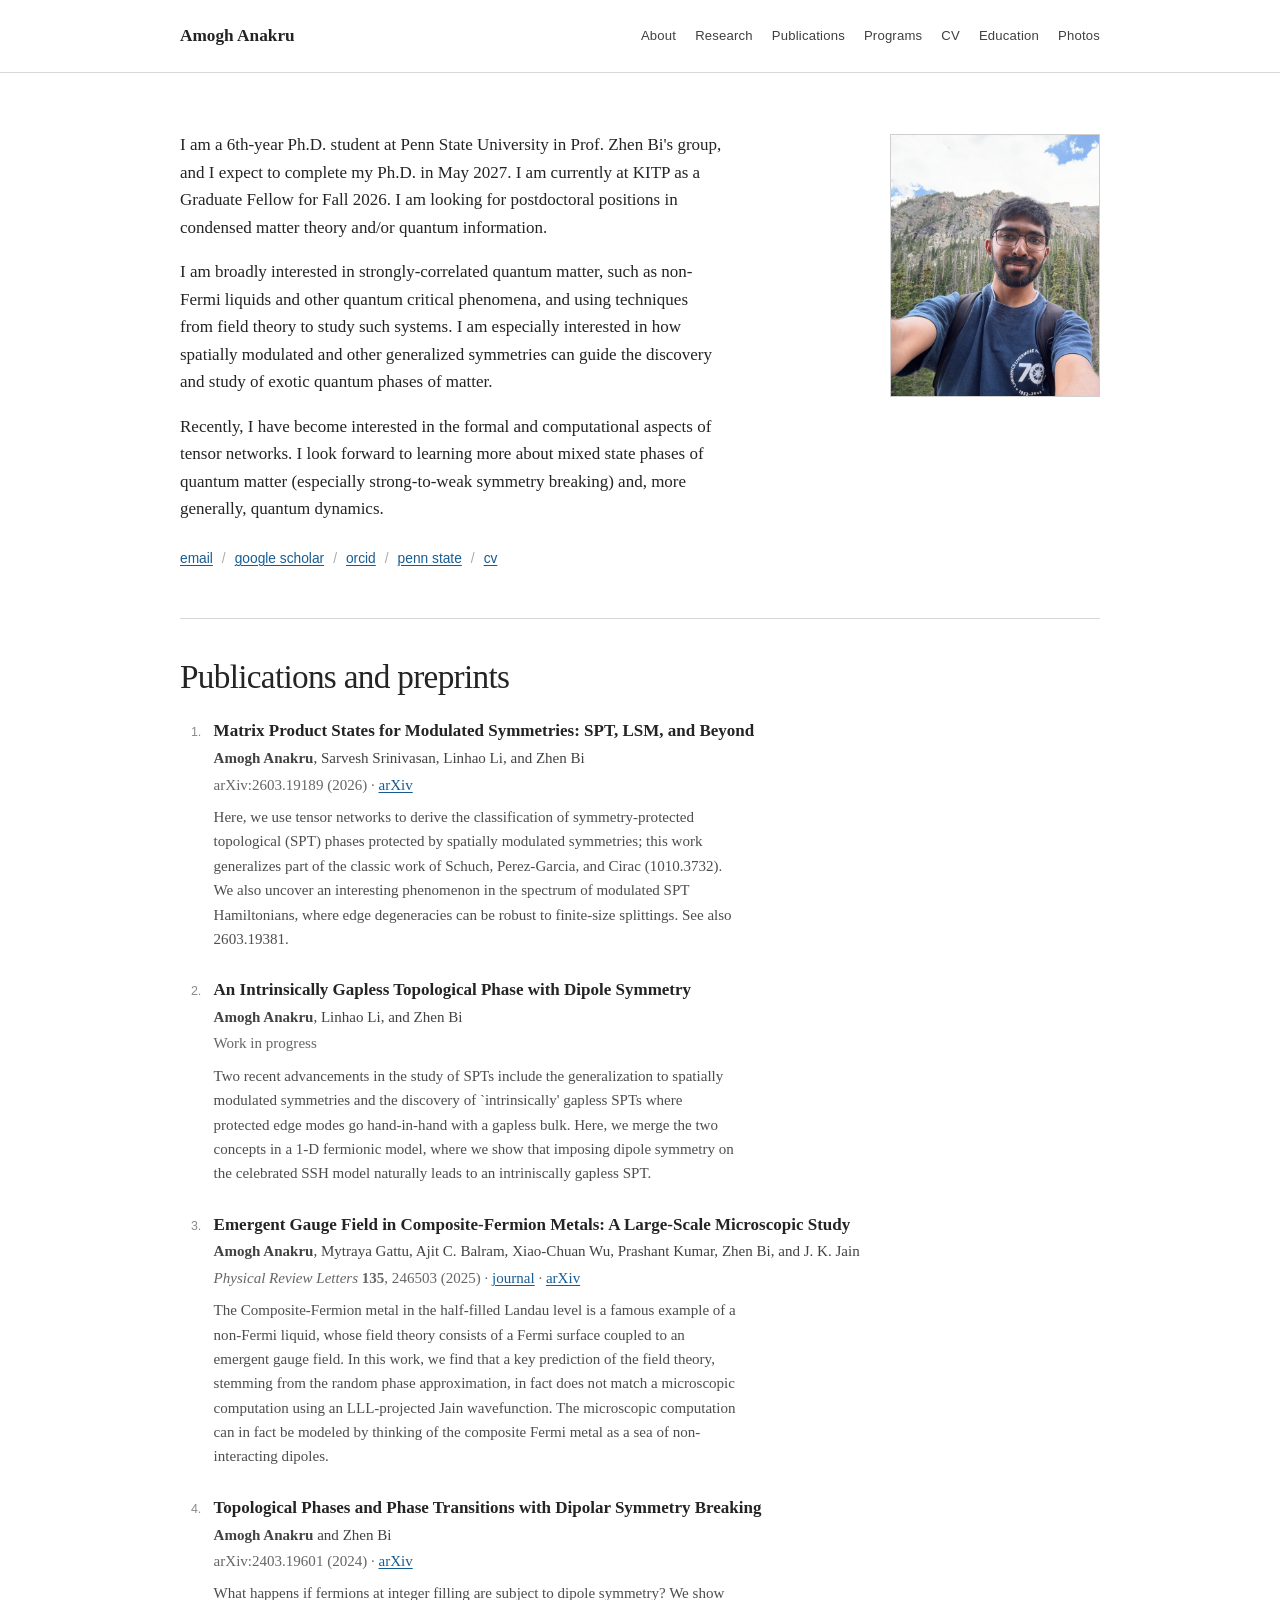
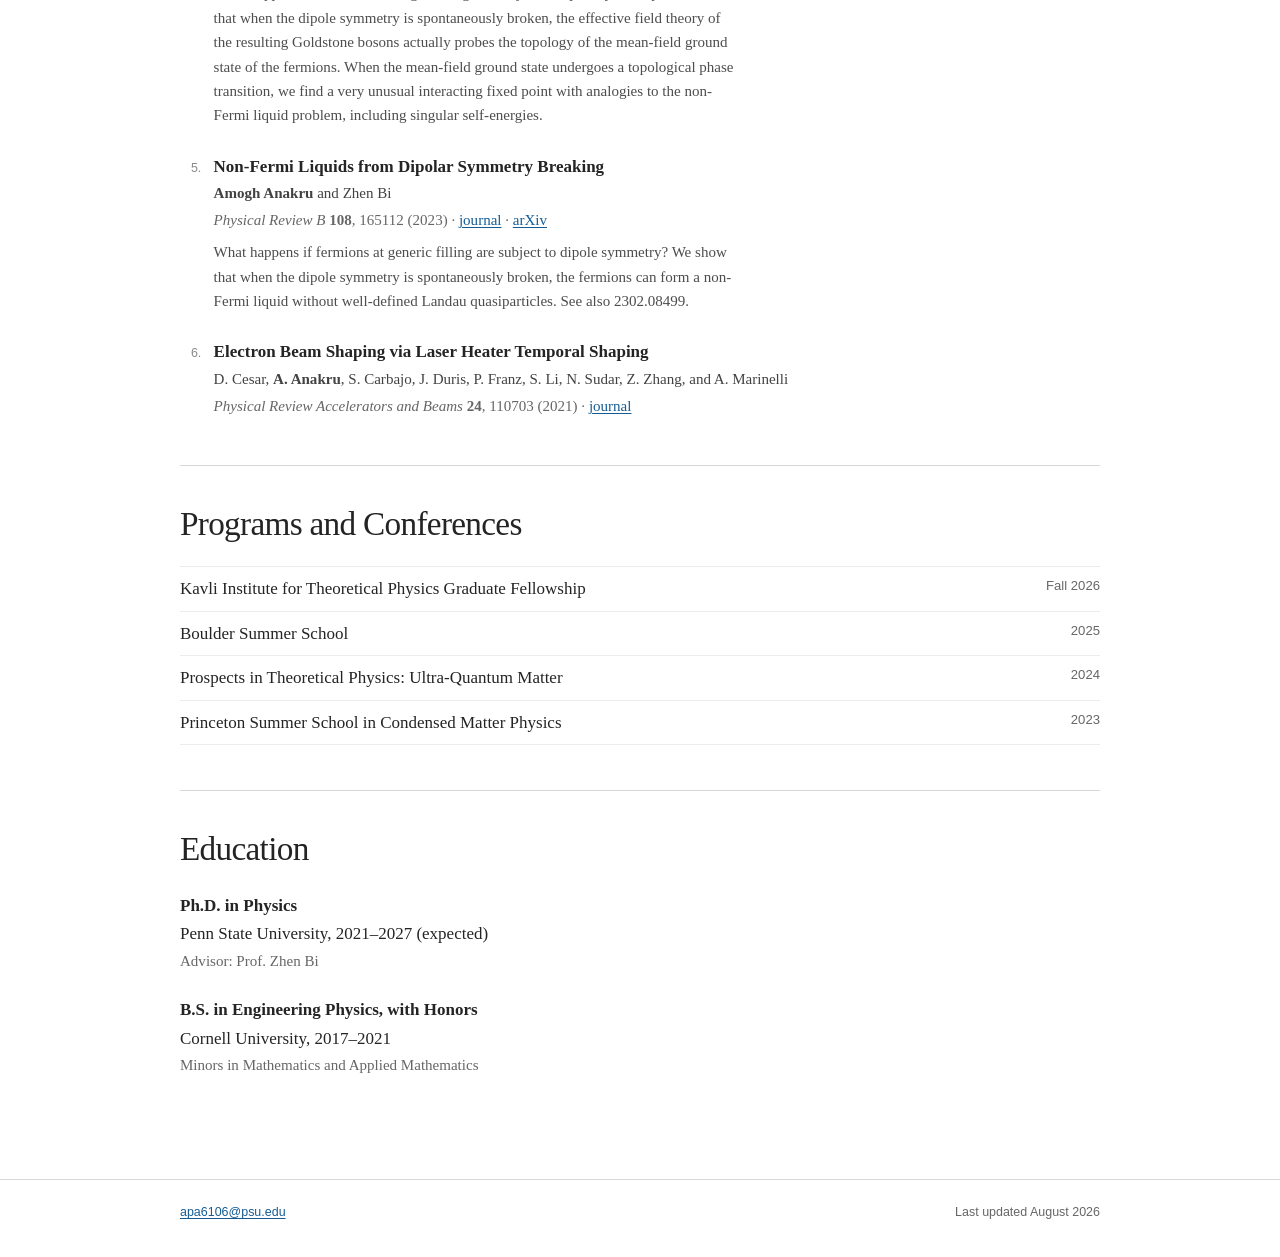
<file: index.html>
<!doctype html>
<html lang="en">
<head>
  <meta charset="utf-8">
  <meta name="viewport" content="width=device-width, initial-scale=1">
  <meta name="description" content="Amogh Anakru — theoretical condensed matter physicist at Penn State University.">
  <meta name="author" content="Amogh Anakru">
  <meta name="theme-color" content="#ffffff">
  <title>Amogh Anakru | Theoretical Physics</title>
  <!--<link rel="icon" href="assets/favicon.svg" type="image/svg+xml">-->
  <link rel="icon" href="assets/dipole.png" type="image/png">
  <link rel="stylesheet" href="styles.css">
</head>
<body id="top">
  <a class="skip-link" href="#content">Skip to content</a>

  <header class="site-header">
    <div class="page-width header-inner">
      <a class="site-name" href="#top">Amogh Anakru</a>
      <nav class="site-nav" aria-label="Primary navigation">
        <a href="index.html#about">About</a>
        <a href="index.html#research">Research</a>
        <a href="index.html#publications">Publications</a>
        <a href="index.html#programs">Programs</a>
        <a href="assets/Amogh_Anakru_CV.pdf">CV</a>
        <a href="index.html#education">Education</a>
        <a href="photos.html">Photos</a>
      </nav>
    </div>
  </header>

  <main id="content">
    <!-- ================================================================
      EDIT AREA: ABOUT
      Replace or expand the two biography paragraphs below. Keep each
      paragraph inside <p> ... </p> tags.
    ================================================================= -->
    <section class="page-width hero" id="about">
      <div class="hero-copy">
        <!-- <p class="eyebrow">Theoretical condensed matter physics</p> -->
        <!--<h1>Amogh Anakru</h1>-->
        <!-- <p class="role">Ph.D. student in Physics at Penn State University</p> -->

        <p>
          I am a 6th-year Ph.D. student at Penn State University in Prof. Zhen Bi's group, and I expect to complete my Ph.D. in May 2027. I am currently at KITP as a Graduate Fellow for Fall 2026. I am looking for postdoctoral positions in condensed matter theory and/or quantum information.
        </p>
        <p>
          I am broadly interested in strongly-correlated quantum matter, such as non-Fermi liquids and other quantum critical phenomena, and using techniques from field theory to study such systems. 
         I am especially interested in how spatially modulated and other generalized symmetries can guide the discovery and study of exotic quantum phases of matter.
        </p>
        <p>
         Recently, I have become interested in the formal and computational aspects of tensor networks. I look forward to learning more about mixed state phases of quantum matter (especially strong-to-weak symmetry breaking) and, more generally, quantum dynamics. 
        </p>

        <p class="profile-links" aria-label="Profile links">
          <a href="mailto:apa6106@psu.edu">email</a>
          <span aria-hidden="true">/</span>
          <a href="https://scholar.google.com/citations?hl=en&amp;user=5N1FuGUAAAAJ">google scholar</a>
          <span aria-hidden="true">/</span>
          <a href="https://orcid.org/0000-0002-9818-9483">orcid</a>
          <span aria-hidden="true">/</span>
          <a href="https://science.psu.edu/physics/people/apa6106">penn state</a>
          <span aria-hidden="true">/</span>
          <a href="assets/Amogh_Anakru_CV.pdf">cv</a>
        </p>
      </div>

      <!-- The live site should contain assets/AA_headshot.jpeg. The ?v= value below bypasses stale browser/CDN caches. -->
      <figure class="portrait-wrap">
        <img class="portrait" src="./assets/AA_Headshot.jpeg" width="720" height="900" alt="Portrait of Amogh Anakru" loading="eager">
      </figure>
    </section>

    <div class="page-width main-column">
      <!-- ==============================================================
        EDIT AREA: RESEARCH
        Add paragraphs, links, or new research directions here. A reusable
        template is included in EDIT_ME.md.
      =============================================================== -->

      <!-- ==============================================================
        EDIT AREA: PUBLICATIONS
        Add an optional one- or two-sentence description below any paper.
        A copyable publication template is included in EDIT_ME.md.
      =============================================================== -->
      <section class="section" id="publications">
        <h2>Publications and preprints</h2>

        <ol class="publication-list">
          <li>
            <p class="pub-title">Matrix Product States for Modulated Symmetries: SPT, LSM, and Beyond</p>
            <p class="pub-authors"><strong>Amogh Anakru</strong>, Sarvesh Srinivasan, Linhao Li, and Zhen Bi</p>
            <p class="pub-venue">arXiv:2603.19189 (2026) · <a href="https://arxiv.org/abs/2603.19189">arXiv</a></p>
            <p class="pub-note">Here, we use tensor networks to derive the classification of symmetry-protected topological (SPT) phases protected by spatially modulated symmetries; this work generalizes part of the classic work of Schuch, Perez-Garcia, and Cirac (1010.3732). We also uncover an interesting phenomenon in the spectrum of modulated SPT Hamiltonians, where edge degeneracies can be robust to finite-size splittings. See also 2603.19381.</p>
          </li>

          <li>
            <p class="pub-title">An Intrinsically Gapless Topological Phase with Dipole Symmetry</p>
            <p class="pub-authors"><strong>Amogh Anakru</strong>, Linhao Li, and Zhen Bi</p>
            <p class="pub-venue">Work in progress</p>
            <p class="pub-note">Two recent advancements in the study of SPTs include the generalization to spatially modulated symmetries and the discovery of `intrinsically' gapless SPTs where protected edge modes go hand-in-hand with a gapless bulk. Here, we merge the two concepts in a 1-D fermionic model, where we show that imposing dipole symmetry on the celebrated SSH model naturally leads to an intriniscally gapless SPT.</p>
          </li>

          <li>
            <p class="pub-title">Emergent Gauge Field in Composite-Fermion Metals: A Large-Scale Microscopic Study</p>
            <p class="pub-authors"><strong>Amogh Anakru</strong>, Mytraya Gattu, Ajit C. Balram, Xiao-Chuan Wu, Prashant Kumar, Zhen Bi, and J. K. Jain</p>
            <p class="pub-venue"><em>Physical Review Letters</em> <strong>135</strong>, 246503 (2025) · <a href="https://doi.org/10.1103/cjys-fx46">journal</a> · <a href="https://arxiv.org/abs/2509.07151">arXiv</a></p>
            <p class="pub-note">The Composite-Fermion metal in the half-filled Landau level is a famous example of a non-Fermi liquid, whose field theory consists of a Fermi surface coupled to an emergent gauge field. In this work, we find that a key prediction of the field theory, stemming from the random phase approximation, in fact does not match a microscopic computation using an LLL-projected Jain wavefunction. The microscopic computation can in fact be modeled by thinking of the composite Fermi metal as a sea of non-interacting dipoles.</p>
          </li>

          <li>
            <p class="pub-title">Topological Phases and Phase Transitions with Dipolar Symmetry Breaking</p>
            <p class="pub-authors"><strong>Amogh Anakru</strong> and Zhen Bi</p>
            <p class="pub-venue">arXiv:2403.19601 (2024) · <a href="https://arxiv.org/abs/2403.19601">arXiv</a></p>
            <p class="pub-note">What happens if fermions at integer filling are subject to dipole symmetry? We show that when the dipole symmetry is spontaneously broken, the effective field theory of the resulting Goldstone bosons actually probes the topology of the mean-field ground state of the fermions. When the mean-field ground state undergoes a topological phase transition, we find a very unusual interacting fixed point with analogies to the non-Fermi liquid problem, including singular self-energies.</p>
          </li>

          <li>
            <p class="pub-title">Non-Fermi Liquids from Dipolar Symmetry Breaking</p>
            <p class="pub-authors"><strong>Amogh Anakru</strong> and Zhen Bi</p>
            <p class="pub-venue"><em>Physical Review B</em> <strong>108</strong>, 165112 (2023) · <a href="https://doi.org/10.1103/PhysRevB.108.165112">journal</a> · <a href="https://arxiv.org/abs/2304.01181">arXiv</a></p>
            <p class="pub-note">What happens if fermions at generic filling are subject to dipole symmetry? We show that when the dipole symmetry is spontaneously broken, the fermions can form a non-Fermi liquid without well-defined Landau quasiparticles. See also 2302.08499.</p>
          </li>

          <li>
            <p class="pub-title">Electron Beam Shaping via Laser Heater Temporal Shaping</p>
            <p class="pub-authors">D. Cesar, <strong>A. Anakru</strong>, S. Carbajo, J. Duris, P. Franz, S. Li, N. Sudar, Z. Zhang, and A. Marinelli</p>
            <p class="pub-venue"><em>Physical Review Accelerators and Beams</em> <strong>24</strong>, 110703 (2021) · <a href="https://doi.org/10.1103/PhysRevAccelBeams.24.110703">journal</a></p>
            <!-- <p class="pub-note">Add a short description of the paper here.</p> -->
          </li>
        </ol>
      </section>

      <!-- ==============================================================
        EDIT AREA: TALKS AND ACTIVITIES
        Add links to slides or recordings after the venue and year.
      =============================================================== -->
      <section class="section" id="programs">
        <h2>Programs and Conferences</h2>
        <ul class="dated-list compact">
          <li><span>Kavli Institute for Theoretical Physics Graduate Fellowship</span><time datetime="2026">Fall 2026</time></li>
          <li><span>Boulder Summer School</span><time datetime="2025">2025</time></li>
          <li><span>Prospects in Theoretical Physics: Ultra-Quantum Matter</span><time datetime="2024">2024</time></li>
          <li><span>Princeton Summer School in Condensed Matter Physics</span><time datetime="2023">2023</time></li>
        </ul>
      </section>

      <!-- ==============================================================
        EDIT AREA: EDUCATION, TEACHING, AND SKILLS
      =============================================================== -->
      <section class="section" id="education">
        <h2>Education</h2>

        <div class="two-column">
          <div>
            <!--<h3 class="subheading">Education</h3>-->
            <div class="entry">
              <p class="entry-title">Ph.D. in Physics</p>
              <p>Penn State University, 2021–2027 (expected)</p>
              <p class="muted">Advisor: Prof. Zhen Bi</p>
            </div>
            <div class="entry">
              <p class="entry-title">B.S. in Engineering Physics, with Honors</p>
              <p>Cornell University, 2017–2021</p>
              <p class="muted">Minors in Mathematics and Applied Mathematics</p>
            </div>
          </div>

        </div>

      </section>
    </div>
  </main>

  <footer class="site-footer">
    <div class="page-width footer-inner">
      <p><a href="mailto:apa6106@psu.edu">apa6106@psu.edu</a></p>
      <p>Last updated August 2026</p>
    </div>
  </footer>
</body>
</html>
</file>
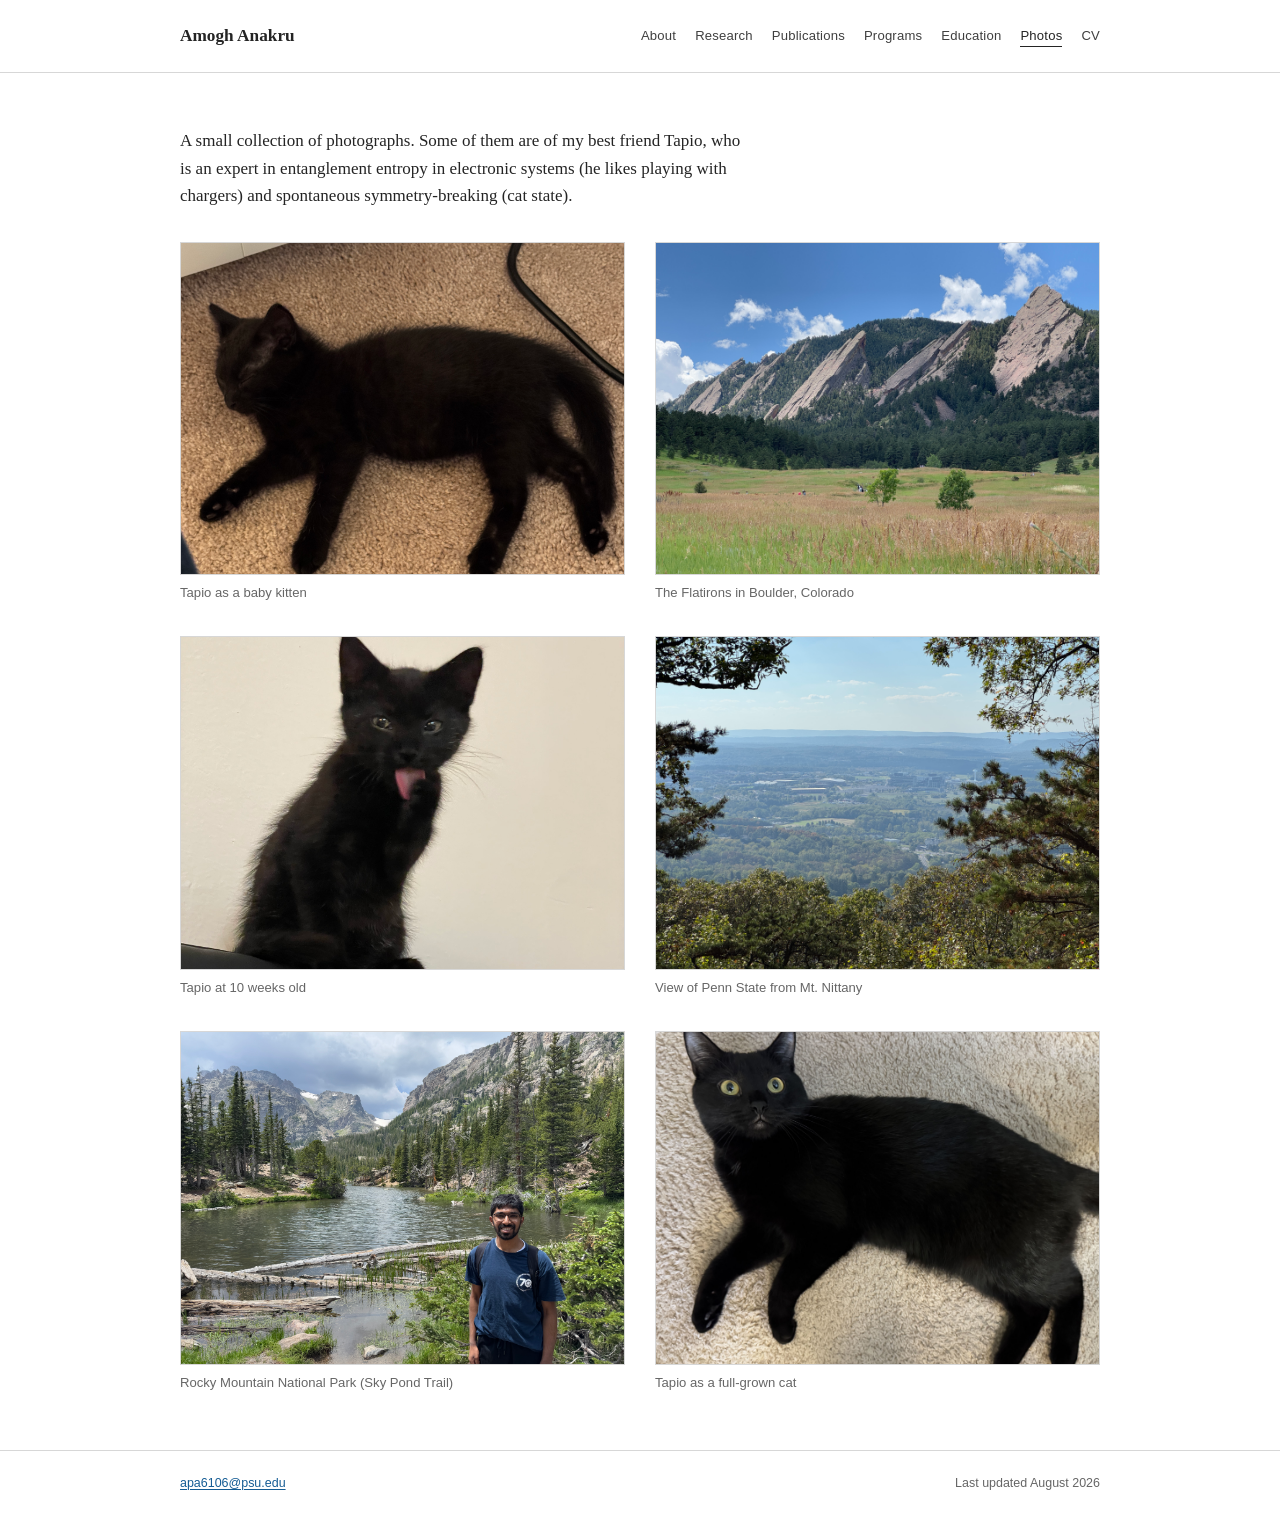
<file: photos.html>
<!doctype html>
<html lang="en">
<head>
  <meta charset="utf-8">
  <meta name="viewport" content="width=device-width, initial-scale=1">
  <meta name="description" content="Photos — Amogh Anakru">
  <meta name="author" content="Amogh Anakru">
  <meta name="theme-color" content="#ffffff">
  <title>Photos | Amogh Anakru</title>
  <link rel="icon" href="assets/favicon.svg" type="image/svg+xml">
  <link rel="stylesheet" href="styles.css">
</head>
<body>
  <a class="skip-link" href="#content">Skip to content</a>

  <header class="site-header">
    <div class="page-width header-inner">
      <a class="site-name" href="index.html">Amogh Anakru</a>
      <nav class="site-nav" aria-label="Primary navigation">
        <a href="index.html#about">About</a>
        <a href="index.html#research">Research</a>
        <a href="index.html#publications">Publications</a>
        <a href="index.html#programs">Programs</a>
        <a href="index.html#education">Education</a>
        <a href="photos.html" aria-current="page">Photos</a>
        <a href="assets/Amogh_Anakru_CV.pdf">CV</a>
      </nav>
    </div>
  </header>

  <main id="content" class="page-width photos-page">
    <!--<h1>Photos</h1>-->
    <p class="photos-intro">
      A small collection of photographs. Some of them are of my best friend Tapio, who is an expert in entanglement entropy in electronic systems (he likes playing with chargers) and spontaneous symmetry-breaking (cat state).
    </p>

    <div class="photo-grid">
      <figure class="photo-card">
        <img src="assets/gallery/baby_tapio.jpeg" alt="Photo placeholder 1">
        <figcaption>Tapio as a baby kitten</figcaption>
      </figure>
      <figure class="photo-card">
        <img src="assets/gallery/flatirons.jpeg" alt="Photo placeholder 2">
        <figcaption>The Flatirons in Boulder, Colorado</figcaption>
      </figure>
      <figure class="photo-card">
        <img src="assets/gallery/tapio_boy.jpeg" alt="Photo placeholder 3">
        <figcaption>Tapio at 10 weeks old</figcaption>
      </figure>
      <figure class="photo-card">
        <img src="assets/gallery/mtnittany.jpeg" alt="Photo placeholder 4">
        <figcaption>View of Penn State from Mt. Nittany</figcaption>
      </figure>
      <figure class="photo-card">
        <img src="assets/gallery/rmnp.jpeg" alt="Photo placeholder 5">
        <figcaption>Rocky Mountain National Park (Sky Pond Trail)</figcaption>
      </figure>
      <figure class="photo-card">
        <img src="assets/gallery/Tapio_1.jpg" alt="Photo placeholder 6">
        <figcaption>Tapio as a full-grown cat</figcaption>
      </figure>
    </div>
  </main>

  <footer class="site-footer">
    <div class="page-width footer-inner">
      <p><a href="mailto:apa6106@psu.edu">apa6106@psu.edu</a></p>
      <p>Last updated August 2026</p>
    </div>
  </footer>
</body>
</html>
</file>
<file: styles.css>
:root {
  --background: #ffffff;
  --text: #242424;
  --muted: #666666;
  --faint: #8a8a8a;
  --line: #d7d7d7;
  --link: #155c94;
  --link-hover: #0b3f68;
  --max-width: 920px;
  --serif: "Iowan Old Style", "Palatino Linotype", "Book Antiqua", Palatino, Georgia, "Times New Roman", serif;
  --sans: ui-sans-serif, -apple-system, BlinkMacSystemFont, "Segoe UI", Helvetica, Arial, sans-serif;
}

* {
  box-sizing: border-box;
}

html {
  scroll-behavior: smooth;
  scroll-padding-top: 24px;
}

body {
  margin: 0;
  color: var(--text);
  background: var(--background);
  font-family: var(--serif);
  font-size: 17px;
  line-height: 1.62;
  -webkit-font-smoothing: antialiased;
  text-rendering: optimizeLegibility;
}

::selection {
  background: #dceaf5;
}

a {
  color: var(--link);
  text-decoration-thickness: 1px;
  text-underline-offset: 0.16em;
}

a:hover {
  color: var(--link-hover);
}

a:focus-visible {
  outline: 2px solid var(--link);
  outline-offset: 3px;
}

p,
h1,
h2,
h3,
figure {
  margin-top: 0;
}

img {
  display: block;
  max-width: 100%;
}

.page-width {
  width: min(calc(100% - 42px), var(--max-width));
  margin-inline: auto;
}

.skip-link {
  position: fixed;
  top: 8px;
  left: 8px;
  z-index: 20;
  padding: 7px 10px;
  color: #ffffff;
  background: #222222;
  font-family: var(--sans);
  font-size: 0.85rem;
  transform: translateY(-150%);
}

.skip-link:focus {
  transform: translateY(0);
}

.site-header {
  border-bottom: 1px solid var(--line);
}

.header-inner {
  min-height: 72px;
  display: flex;
  align-items: center;
  justify-content: space-between;
  gap: 28px;
}

.site-name {
  color: var(--text);
  font-size: 1.08rem;
  font-weight: 700;
  text-decoration: none;
  white-space: nowrap;
}

.site-nav {
  display: flex;
  flex-wrap: wrap;
  justify-content: flex-end;
  gap: 8px 19px;
  font-family: var(--sans);
  font-size: 0.82rem;
  letter-spacing: 0.015em;
}

.site-nav a {
  color: #3f3f3f;
  text-decoration: none;
  border-bottom: 1px solid transparent;
}

.site-nav a:hover,
.site-nav a:focus-visible {
  color: var(--text);
  border-bottom-color: currentColor;
}

.hero {
  display: grid;
  grid-template-columns: minmax(0, 1fr) 210px;
  align-items: start;
  gap: 58px;
  padding-block: 58px 48px;
}

.hero-copy {
  max-width: 660px;
}

.eyebrow {
  margin-bottom: 11px;
  color: var(--muted);
  font-family: var(--sans);
  font-size: 0.76rem;
  font-weight: 650;
  letter-spacing: 0.105em;
  text-transform: uppercase;
}

h1 {
  margin-bottom: 7px;
  font-size: clamp(2.65rem, 7vw, 4.35rem);
  font-weight: 500;
  letter-spacing: -0.037em;
  line-height: 1.02;
}

.role {
  margin-bottom: 28px;
  color: var(--muted);
  font-size: 1.08rem;
}

.hero-copy > p:not(.eyebrow):not(.role):not(.profile-links) {
  max-width: 64ch;
}

.profile-links {
  display: flex;
  flex-wrap: wrap;
  gap: 3px 9px;
  margin: 25px 0 0;
  font-family: var(--sans);
  font-size: 0.86rem;
  text-transform: lowercase;
}

.profile-links span {
  color: #aaaaaa;
}

.portrait-wrap {
  margin: 3px 0 0;
}

.portrait {
  width: 210px;
  height: 263px;
  object-fit: cover;
  border: 1px solid #cfcfcf;
}

.main-column {
  padding-bottom: 34px;
}

.section {
  padding-block: 39px 45px;
  border-top: 1px solid var(--line);
  scroll-margin-top: 16px;
}

h2 {
  margin-bottom: 23px;
  font-size: clamp(1.7rem, 4vw, 2.08rem);
  font-weight: 500;
  letter-spacing: -0.021em;
  line-height: 1.15;
}

.section-intro {
  max-width: 69ch;
  margin-bottom: 28px;
}

.research-grid {
  display: grid;
  grid-template-columns: repeat(2, minmax(0, 1fr));
  column-gap: 50px;
  row-gap: 25px;
}

.research-grid article {
  padding-top: 15px;
  border-top: 1px solid #ebebeb;
}

.research-grid h3,
.subheading {
  margin-bottom: 7px;
  font-family: var(--sans);
  font-size: 0.93rem;
  font-weight: 700;
  letter-spacing: 0.01em;
}

.research-grid p {
  margin-bottom: 0;
  color: #3e3e3e;
  font-size: 0.98rem;
}

.publication-list {
  margin: 0;
  padding-left: 1.55rem;
}

.publication-list li {
  padding-left: 0.55rem;
  margin-bottom: 27px;
}

.publication-list li:last-child {
  margin-bottom: 0;
}

.publication-list li::marker {
  color: var(--faint);
  font-family: var(--sans);
  font-size: 0.78rem;
}

.pub-title {
  margin-bottom: 3px;
  font-weight: 700;
  line-height: 1.4;
}

.pub-authors,
.pub-venue,
.pub-note {
  margin-bottom: 2px;
  font-size: 0.94rem;
}

.pub-authors {
  color: #424242;
}

.pub-venue {
  color: var(--muted);
}

.pub-note {
  max-width: 70ch;
  margin-top: 8px;
  color: #4d4d4d;
}

.subheading {
  margin-top: 30px;
  margin-bottom: 10px;
  color: #2d2d2d;
}

.section > h2 + .subheading {
  margin-top: 0;
}

.dated-list {
  list-style: none;
  margin: 0;
  padding: 0;
}

.dated-list li {
  display: grid;
  grid-template-columns: minmax(0, 1fr) auto;
  gap: 24px;
  padding: 10px 0;
  border-bottom: 1px solid #ececec;
}

.dated-list li:first-child {
  border-top: 1px solid #ececec;
}

.dated-list time {
  color: var(--muted);
  font-family: var(--sans);
  font-size: 0.82rem;
  white-space: nowrap;
}

.dated-list.compact li {
  padding-block: 8px;
}

.two-column {
  display: grid;
  grid-template-columns: repeat(2, minmax(0, 1fr));
  gap: 58px;
}

.two-column .subheading {
  margin-top: 0;
  padding-bottom: 9px;
  border-bottom: 1px solid #ececec;
}

.entry {
  margin-bottom: 23px;
}

.entry p {
  margin-bottom: 1px;
}

.entry-title {
  font-weight: 700;
}

.muted {
  color: var(--muted);
  font-size: 0.94rem;
}

.skills-line {
  display: flex;
  flex-wrap: wrap;
  gap: 7px 38px;
  margin-top: 10px;
  padding-top: 18px;
  border-top: 1px solid #ececec;
}

.skills-line p {
  margin: 0;
  font-size: 0.94rem;
}

.site-footer {
  border-top: 1px solid var(--line);
}

.footer-inner {
  display: flex;
  justify-content: space-between;
  gap: 24px;
  padding-block: 22px 34px;
  color: var(--muted);
  font-family: var(--sans);
  font-size: 0.78rem;
}

.footer-inner p {
  margin: 0;
}

@media (max-width: 760px) {
  .header-inner {
    align-items: flex-start;
    flex-direction: column;
    gap: 12px;
    padding-block: 18px;
  }

  .site-nav {
    justify-content: flex-start;
    gap: 7px 16px;
  }

  .hero {
    grid-template-columns: 1fr;
    gap: 30px;
    padding-block: 42px 39px;
  }

  .portrait {
    width: 150px;
    height: 188px;
  }

  .research-grid,
  .two-column {
    grid-template-columns: 1fr;
  }

  .research-grid {
    row-gap: 20px;
  }

  .two-column {
    gap: 23px;
  }
}

@media (max-width: 520px) {
  body {
    font-size: 16px;
  }

  .page-width {
    width: min(calc(100% - 30px), var(--max-width));
  }

  .site-nav {
    font-size: 0.77rem;
  }

  .hero {
    padding-top: 34px;
  }

  .portrait {
    width: 128px;
    height: 160px;
  }

  .role {
    margin-bottom: 22px;
  }

  .section {
    padding-block: 32px 37px;
  }

  .dated-list li {
    grid-template-columns: 1fr;
    gap: 2px;
  }

  .footer-inner {
    flex-direction: column;
    gap: 4px;
  }
}

@media (prefers-reduced-motion: reduce) {
  html {
    scroll-behavior: auto;
  }
}

/* Separate Photos page */
.photos-page {
  padding-block: 54px 58px;
}

.photos-intro {
  max-width: 66ch;
  margin-bottom: 32px;
}

.photo-grid {
  display: grid;
  grid-template-columns: repeat(2, minmax(0, 1fr));
  gap: 34px 30px;
  margin: 0;
}

.photo-card {
  margin: 0;
}

.photo-card img {
  width: 100%;
  aspect-ratio: 4 / 3;
  object-fit: cover;
  border: 1px solid #d7d7d7;
  background: #f6f6f6;
}

.photo-card figcaption {
  margin-top: 8px;
  color: var(--muted);
  font-family: var(--sans);
  font-size: 0.82rem;
  line-height: 1.45;
}

.site-nav a[aria-current="page"] {
  color: var(--text);
  border-bottom-color: currentColor;
}

@media (max-width: 640px) {
  .photo-grid {
    grid-template-columns: 1fr;
    gap: 28px;
  }
}
</file>
